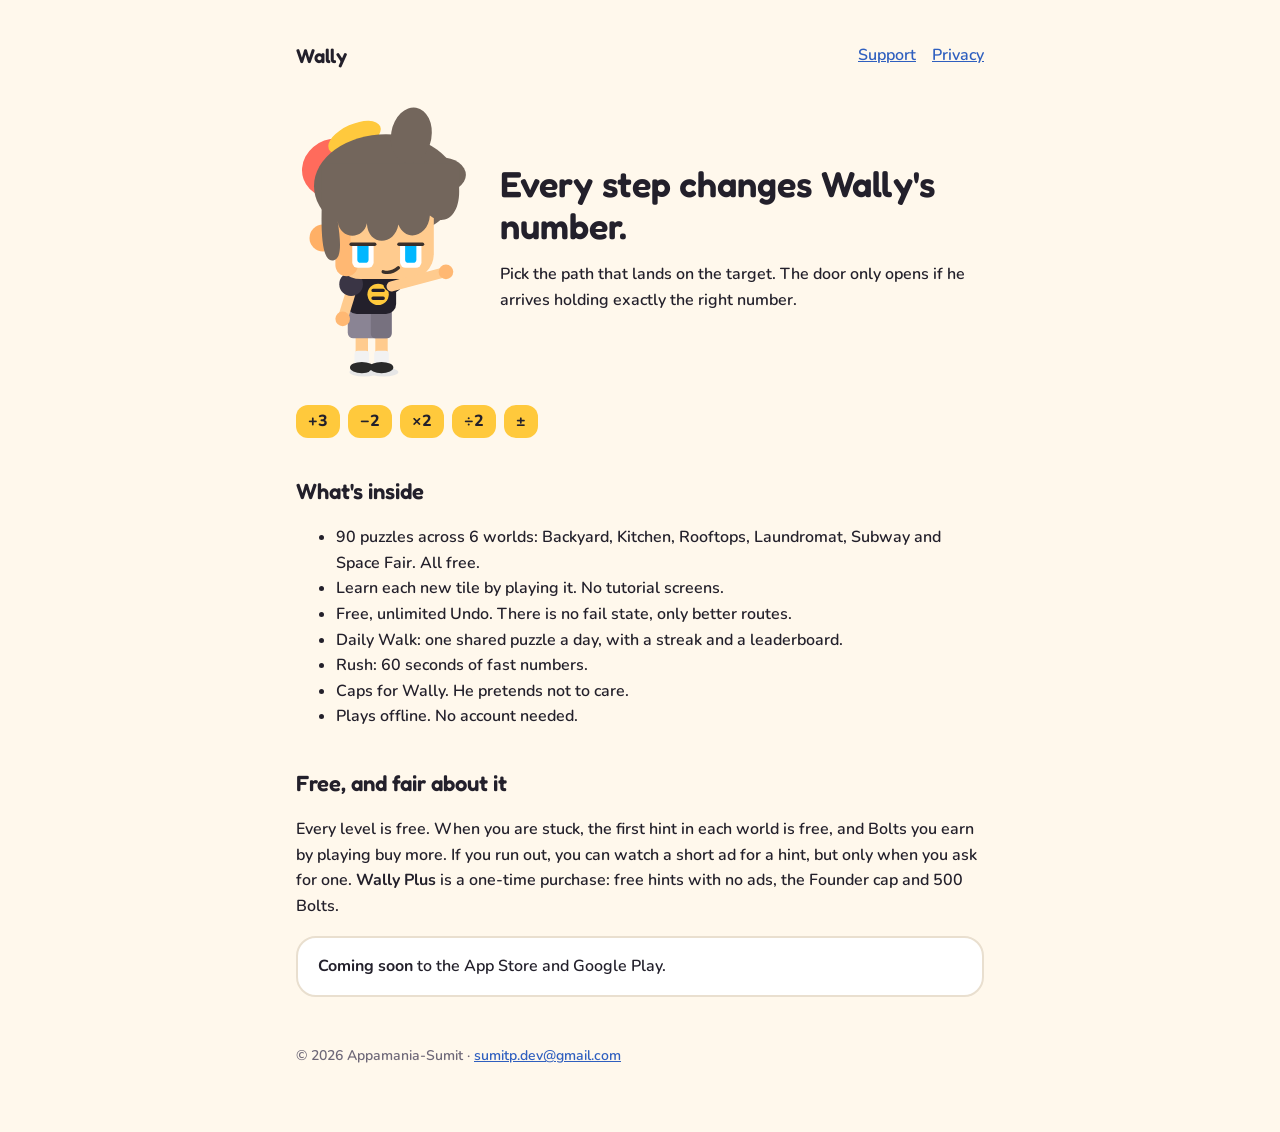
<file: index.html>
<!doctype html>
<html lang="en"><head><meta charset="utf-8"><meta name="viewport" content="width=device-width,initial-scale=1">
<title>Wally</title><meta name="description" content="A number-path puzzle. Every step changes Wally's number; pick the path that lands on the target.">
<link rel="icon" href="wally.svg">
<link rel="preconnect" href="https://fonts.googleapis.com"><link rel="preconnect" href="https://fonts.gstatic.com" crossorigin>
<link href="https://fonts.googleapis.com/css2?family=Fredoka:wght@600&family=Nunito:wght@600;800&display=swap" rel="stylesheet">
<link rel="stylesheet" href="style.css"></head>
<body><main>
<nav><a class="brand" href="index.html">Wally</a><a href="support.html">Support</a><a href="privacy.html">Privacy</a></nav>
<section class="hero">
<img src="wally.svg" alt="Wally, a small boy in a backwards cap, waving">
<div>
<h1>Every step changes Wally's number.</h1>
<p>Pick the path that lands on the target. The door only opens if he arrives holding exactly the right number.</p>
</div>
</section>
<div class="tiles"><span class="tile">+3</span><span class="tile">−2</span><span class="tile">×2</span><span class="tile">÷2</span><span class="tile">±</span></div>

<h2>What's inside</h2>
<ul>
<li>90 puzzles across 6 worlds: Backyard, Kitchen, Rooftops, Laundromat, Subway and Space Fair. All free.</li>
<li>Learn each new tile by playing it. No tutorial screens.</li>
<li>Free, unlimited Undo. There is no fail state, only better routes.</li>
<li>Daily Walk: one shared puzzle a day, with a streak and a leaderboard.</li>
<li>Rush: 60 seconds of fast numbers.</li>
<li>Caps for Wally. He pretends not to care.</li>
<li>Plays offline. No account needed.</li>
</ul>

<h2>Free, and fair about it</h2>
<p>Every level is free. When you are stuck, the first hint in each world is free, and Bolts you earn by playing buy more. If you run out, you can watch a short ad for a hint, but only when you ask for one. <strong>Wally Plus</strong> is a one-time purchase: free hints with no ads, the Founder cap and 500 Bolts.</p>

<div class="card"><strong>Coming soon</strong> to the App Store and Google Play.</div>
<footer>© 2026 Appamania-Sumit · <a href="mailto:sumitp.dev@gmail.com">sumitp.dev@gmail.com</a></footer>
</main></body></html>
</file>
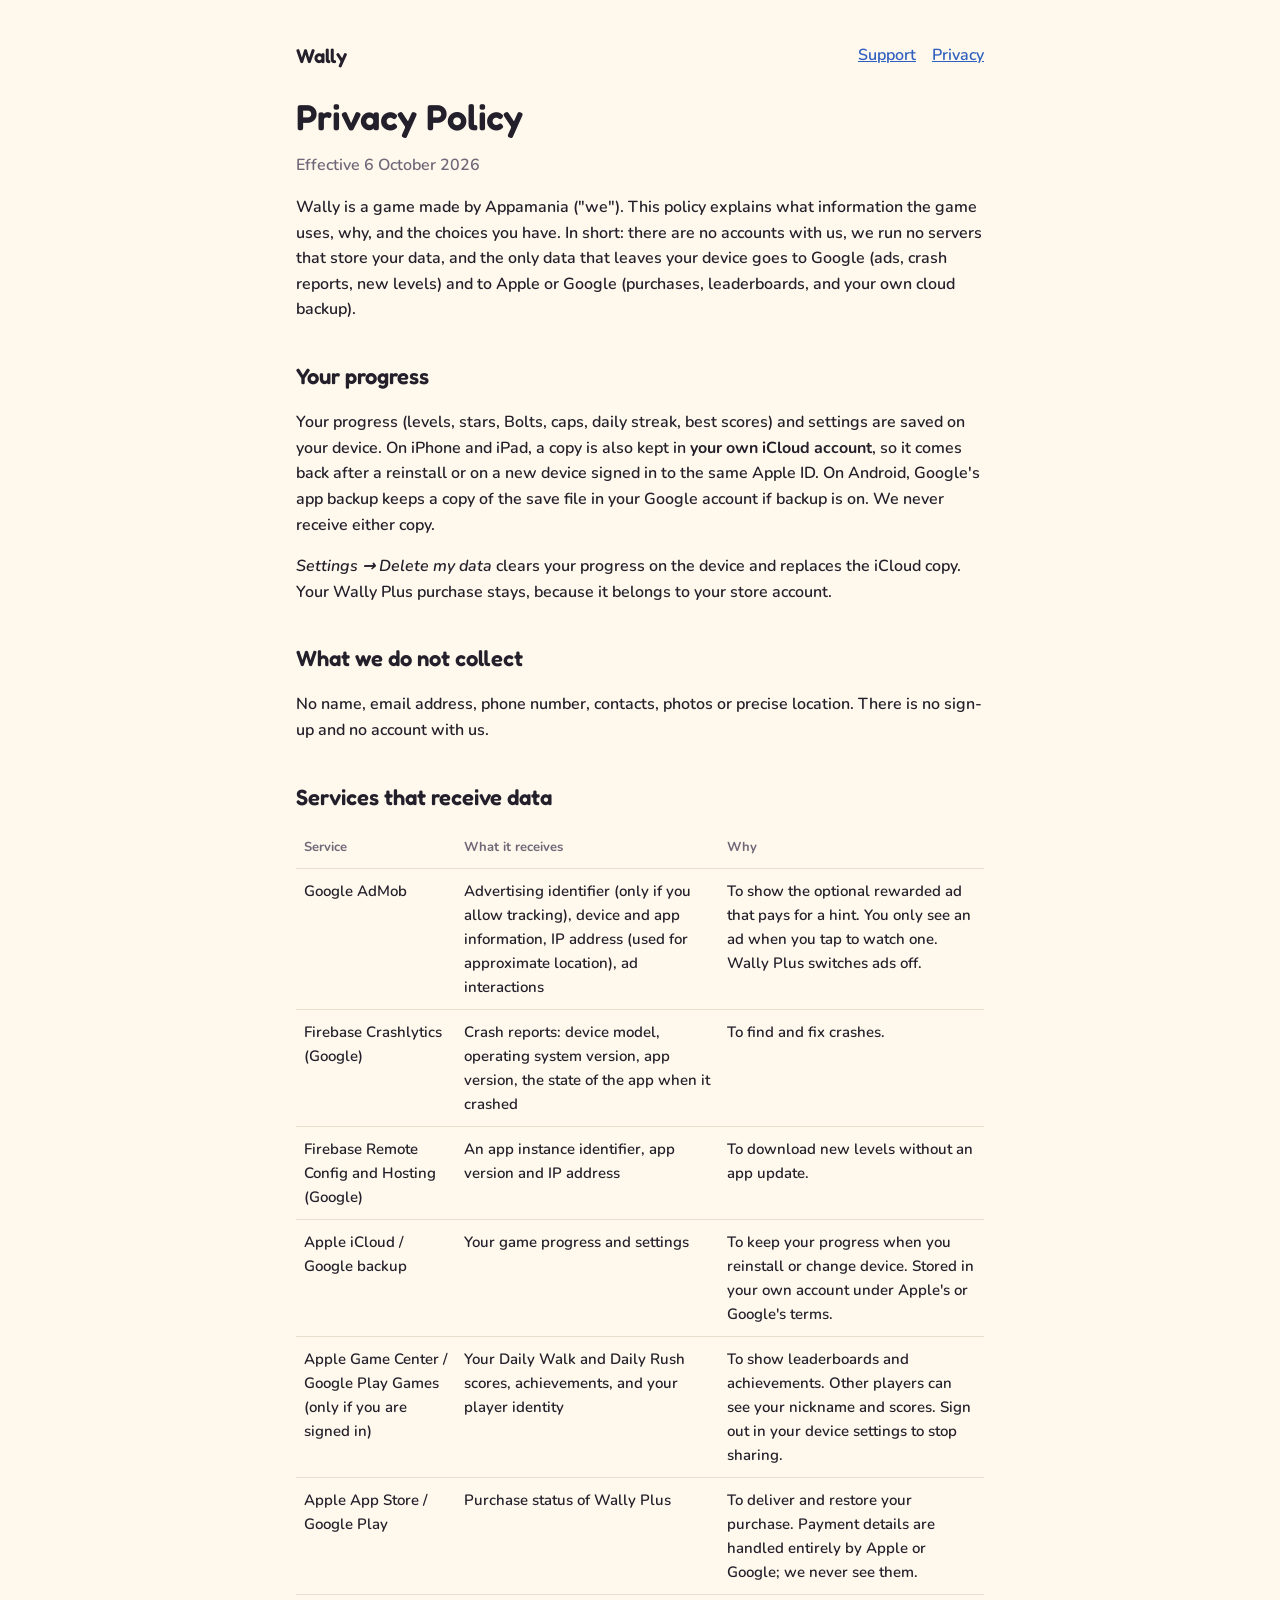
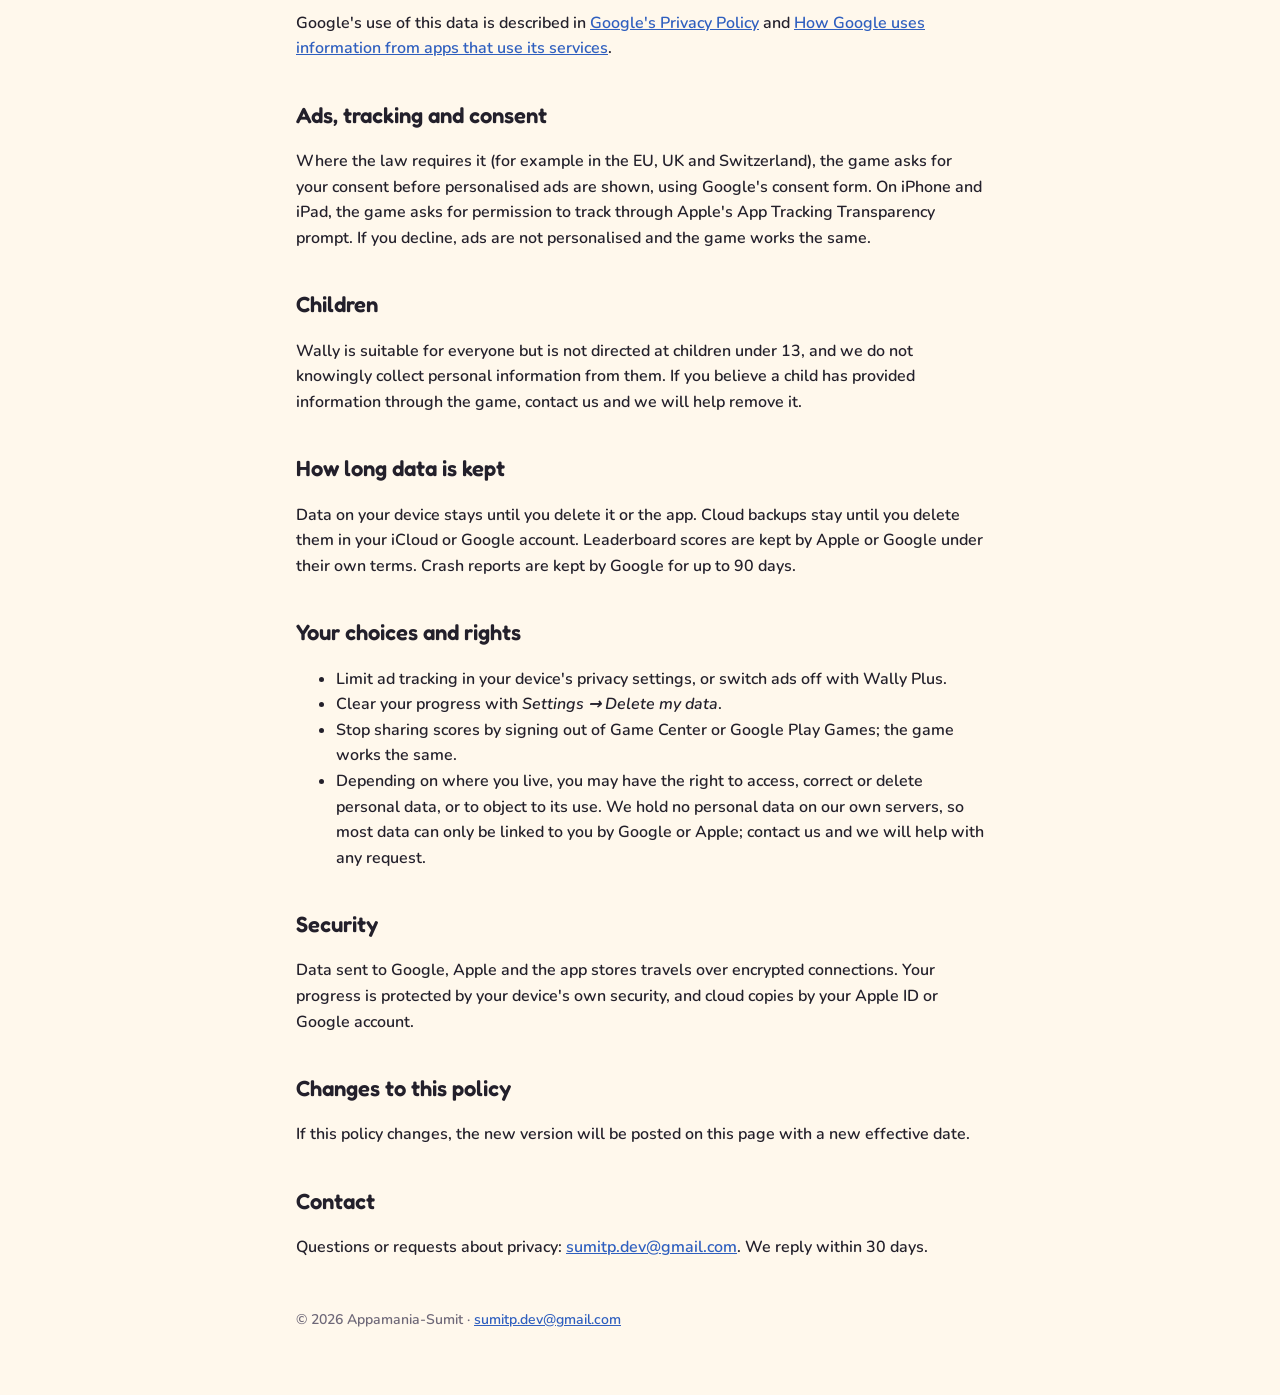
<file: privacy.html>
<!doctype html>
<html lang="en"><head><meta charset="utf-8"><meta name="viewport" content="width=device-width,initial-scale=1">
<title>Wally Privacy Policy</title><meta name="description" content="What the Wally game uses, why, and your choices.">
<link rel="icon" href="wally.svg">
<link rel="preconnect" href="https://fonts.googleapis.com"><link rel="preconnect" href="https://fonts.gstatic.com" crossorigin>
<link href="https://fonts.googleapis.com/css2?family=Fredoka:wght@600&family=Nunito:wght@600;800&display=swap" rel="stylesheet">
<link rel="stylesheet" href="style.css"></head>
<body><main>
<nav><a class="brand" href="index.html">Wally</a><a href="support.html">Support</a><a href="privacy.html">Privacy</a></nav>
<h1>Privacy Policy</h1>
<p class="muted">Effective 6 October 2026</p>

<p>Wally is a game made by Appamania ("we"). This policy explains what information the game uses, why, and the choices you have. In short: there are no accounts with us, we run no servers that store your data, and the only data that leaves your device goes to Google (ads, crash reports, new levels) and to Apple or Google (purchases, leaderboards, and your own cloud backup).</p>

<h2>Your progress</h2>
<p>Your progress (levels, stars, Bolts, caps, daily streak, best scores) and settings are saved on your device. On iPhone and iPad, a copy is also kept in <strong>your own iCloud account</strong>, so it comes back after a reinstall or on a new device signed in to the same Apple ID. On Android, Google's app backup keeps a copy of the save file in your Google account if backup is on. We never receive either copy.</p>
<p><em>Settings → Delete my data</em> clears your progress on the device and replaces the iCloud copy. Your Wally Plus purchase stays, because it belongs to your store account.</p>

<h2>What we do not collect</h2>
<p>No name, email address, phone number, contacts, photos or precise location. There is no sign-up and no account with us.</p>

<h2>Services that receive data</h2>
<table>
<thead><tr><th>Service</th><th>What it receives</th><th>Why</th></tr></thead>
<tbody>
<tr><td>Google AdMob</td><td>Advertising identifier (only if you allow tracking), device and app information, IP address (used for approximate location), ad interactions</td><td>To show the optional rewarded ad that pays for a hint. You only see an ad when you tap to watch one. Wally Plus switches ads off.</td></tr>
<tr><td>Firebase Crashlytics (Google)</td><td>Crash reports: device model, operating system version, app version, the state of the app when it crashed</td><td>To find and fix crashes.</td></tr>
<tr><td>Firebase Remote Config and Hosting (Google)</td><td>An app instance identifier, app version and IP address</td><td>To download new levels without an app update.</td></tr>
<tr><td>Apple iCloud / Google backup</td><td>Your game progress and settings</td><td>To keep your progress when you reinstall or change device. Stored in your own account under Apple's or Google's terms.</td></tr>
<tr><td>Apple Game Center / Google Play Games (only if you are signed in)</td><td>Your Daily Walk and Daily Rush scores, achievements, and your player identity</td><td>To show leaderboards and achievements. Other players can see your nickname and scores. Sign out in your device settings to stop sharing.</td></tr>
<tr><td>Apple App Store / Google Play</td><td>Purchase status of Wally Plus</td><td>To deliver and restore your purchase. Payment details are handled entirely by Apple or Google; we never see them.</td></tr>
</tbody></table>
<p>Google's use of this data is described in <a href="https://policies.google.com/privacy">Google's Privacy Policy</a> and <a href="https://policies.google.com/technologies/partner-sites">How Google uses information from apps that use its services</a>.</p>

<h2>Ads, tracking and consent</h2>
<p>Where the law requires it (for example in the EU, UK and Switzerland), the game asks for your consent before personalised ads are shown, using Google's consent form. On iPhone and iPad, the game asks for permission to track through Apple's App Tracking Transparency prompt. If you decline, ads are not personalised and the game works the same.</p>

<h2>Children</h2>
<p>Wally is suitable for everyone but is not directed at children under 13, and we do not knowingly collect personal information from them. If you believe a child has provided information through the game, contact us and we will help remove it.</p>

<h2>How long data is kept</h2>
<p>Data on your device stays until you delete it or the app. Cloud backups stay until you delete them in your iCloud or Google account. Leaderboard scores are kept by Apple or Google under their own terms. Crash reports are kept by Google for up to 90 days.</p>

<h2>Your choices and rights</h2>
<ul>
<li>Limit ad tracking in your device's privacy settings, or switch ads off with Wally Plus.</li>
<li>Clear your progress with <em>Settings → Delete my data</em>.</li>
<li>Stop sharing scores by signing out of Game Center or Google Play Games; the game works the same.</li>
<li>Depending on where you live, you may have the right to access, correct or delete personal data, or to object to its use. We hold no personal data on our own servers, so most data can only be linked to you by Google or Apple; contact us and we will help with any request.</li>
</ul>

<h2>Security</h2>
<p>Data sent to Google, Apple and the app stores travels over encrypted connections. Your progress is protected by your device's own security, and cloud copies by your Apple ID or Google account.</p>

<h2>Changes to this policy</h2>
<p>If this policy changes, the new version will be posted on this page with a new effective date.</p>

<h2>Contact</h2>
<p>Questions or requests about privacy: <a href="mailto:sumitp.dev@gmail.com">sumitp.dev@gmail.com</a>. We reply within 30 days.</p>
<footer>© 2026 Appamania-Sumit · <a href="mailto:sumitp.dev@gmail.com">sumitp.dev@gmail.com</a></footer>
</main></body></html>
</file>
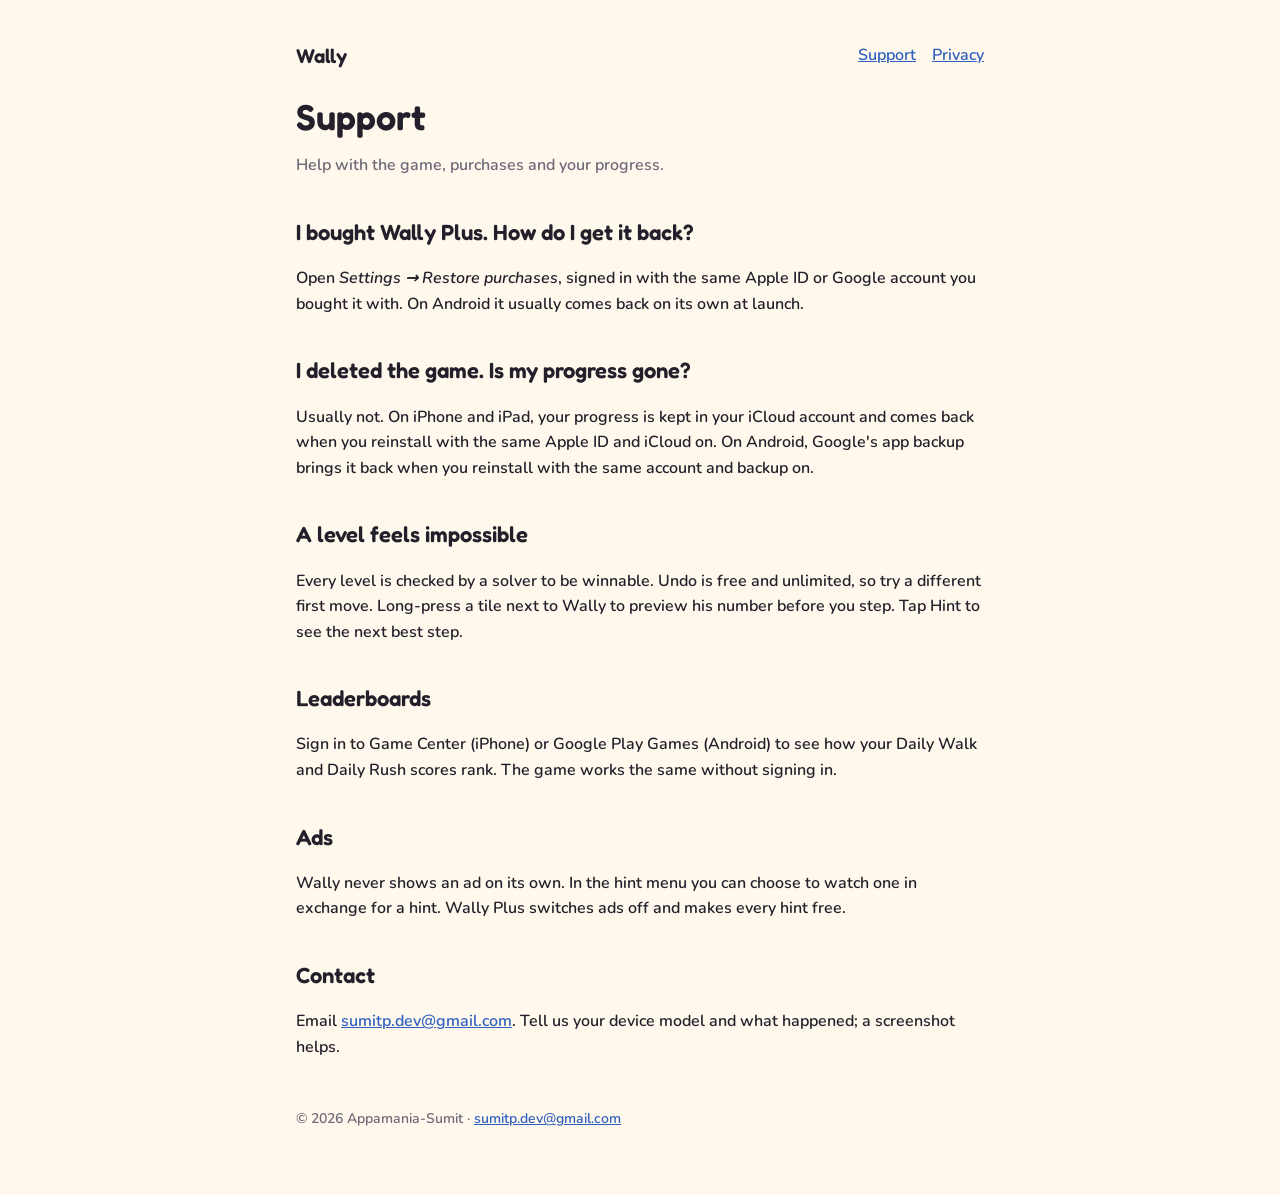
<file: support.html>
<!doctype html>
<html lang="en"><head><meta charset="utf-8"><meta name="viewport" content="width=device-width,initial-scale=1">
<title>Wally Support</title><meta name="description" content="Help with Wally: purchases, progress, leaderboards and hints.">
<link rel="icon" href="wally.svg">
<link rel="preconnect" href="https://fonts.googleapis.com"><link rel="preconnect" href="https://fonts.gstatic.com" crossorigin>
<link href="https://fonts.googleapis.com/css2?family=Fredoka:wght@600&family=Nunito:wght@600;800&display=swap" rel="stylesheet">
<link rel="stylesheet" href="style.css"></head>
<body><main>
<nav><a class="brand" href="index.html">Wally</a><a href="support.html">Support</a><a href="privacy.html">Privacy</a></nav>
<h1>Support</h1>
<p class="muted">Help with the game, purchases and your progress.</p>

<h2>I bought Wally Plus. How do I get it back?</h2>
<p>Open <em>Settings → Restore purchases</em>, signed in with the same Apple ID or Google account you bought it with. On Android it usually comes back on its own at launch.</p>

<h2>I deleted the game. Is my progress gone?</h2>
<p>Usually not. On iPhone and iPad, your progress is kept in your iCloud account and comes back when you reinstall with the same Apple ID and iCloud on. On Android, Google's app backup brings it back when you reinstall with the same account and backup on.</p>

<h2>A level feels impossible</h2>
<p>Every level is checked by a solver to be winnable. Undo is free and unlimited, so try a different first move. Long-press a tile next to Wally to preview his number before you step. Tap Hint to see the next best step.</p>

<h2>Leaderboards</h2>
<p>Sign in to Game Center (iPhone) or Google Play Games (Android) to see how your Daily Walk and Daily Rush scores rank. The game works the same without signing in.</p>

<h2>Ads</h2>
<p>Wally never shows an ad on its own. In the hint menu you can choose to watch one in exchange for a hint. Wally Plus switches ads off and makes every hint free.</p>

<h2>Contact</h2>
<p>Email <a href="mailto:sumitp.dev@gmail.com">sumitp.dev@gmail.com</a>. Tell us your device model and what happened; a screenshot helps.</p>
<footer>© 2026 Appamania-Sumit · <a href="mailto:sumitp.dev@gmail.com">sumitp.dev@gmail.com</a></footer>
</main></body></html>
</file>
<file: style.css>
:root{--ink:#23202B;--paper:#FFF8EC;--card:#FFFFFF;--wally:#FFC93C;--muted:#6E6878;--line:#E9DFCF;--link:#2F5FBF}
@media (prefers-color-scheme: dark){:root:not([data-theme="light"]){--ink:#FFF8EC;--paper:#1B1922;--card:#24212C;--muted:#B7B0C2;--line:#38343F;--link:#8DB4FF}}
:root[data-theme="dark"]{--ink:#FFF8EC;--paper:#1B1922;--card:#24212C;--muted:#B7B0C2;--line:#38343F;--link:#8DB4FF}
*{box-sizing:border-box}
body{margin:0;background:var(--paper);color:var(--ink);font:600 16px/1.6 Nunito,system-ui,-apple-system,"Segoe UI",Roboto,sans-serif}
main{max-width:720px;margin:0 auto;padding:40px 16px 64px}
h1,h2,.brand{font-family:Fredoka,Nunito,system-ui,sans-serif;font-weight:600}
h1{font-size:36px;line-height:1.15;margin:8px 0 4px}
h2{font-size:22px;margin:36px 0 8px}
.brand{font-size:20px;text-decoration:none;color:var(--ink)}
.muted{color:var(--muted)}
a{color:var(--link)}
nav{display:flex;gap:16px;flex-wrap:wrap;align-items:center;margin-bottom:24px}
nav .brand{margin-right:auto}
table{width:100%;border-collapse:collapse;margin:12px 0;font-size:15px}
th,td{text-align:left;vertical-align:top;padding:10px 8px;border-bottom:1px solid var(--line)}
th{font-weight:700;color:var(--muted);font-size:13px}
.hero{display:flex;gap:24px;align-items:center;flex-wrap:wrap}
.hero img{width:180px;height:auto}
.hero div{flex:1 1 280px}
.tiles{display:flex;gap:8px;flex-wrap:wrap;margin:16px 0}
.tile{background:var(--wally);color:#23202B;border-radius:12px;padding:4px 12px;font-weight:800}
.card{background:var(--card);border:2px solid var(--line);border-radius:20px;padding:16px 20px;margin:16px 0}
footer{margin-top:48px;color:var(--muted);font-size:14px}
@media (max-width:560px){h1{font-size:30px}table,thead,tbody,tr,th,td{display:block}thead{display:none}td{border:none;padding:4px 0}tr{border-bottom:1px solid var(--line);padding:10px 0}}
</file>
